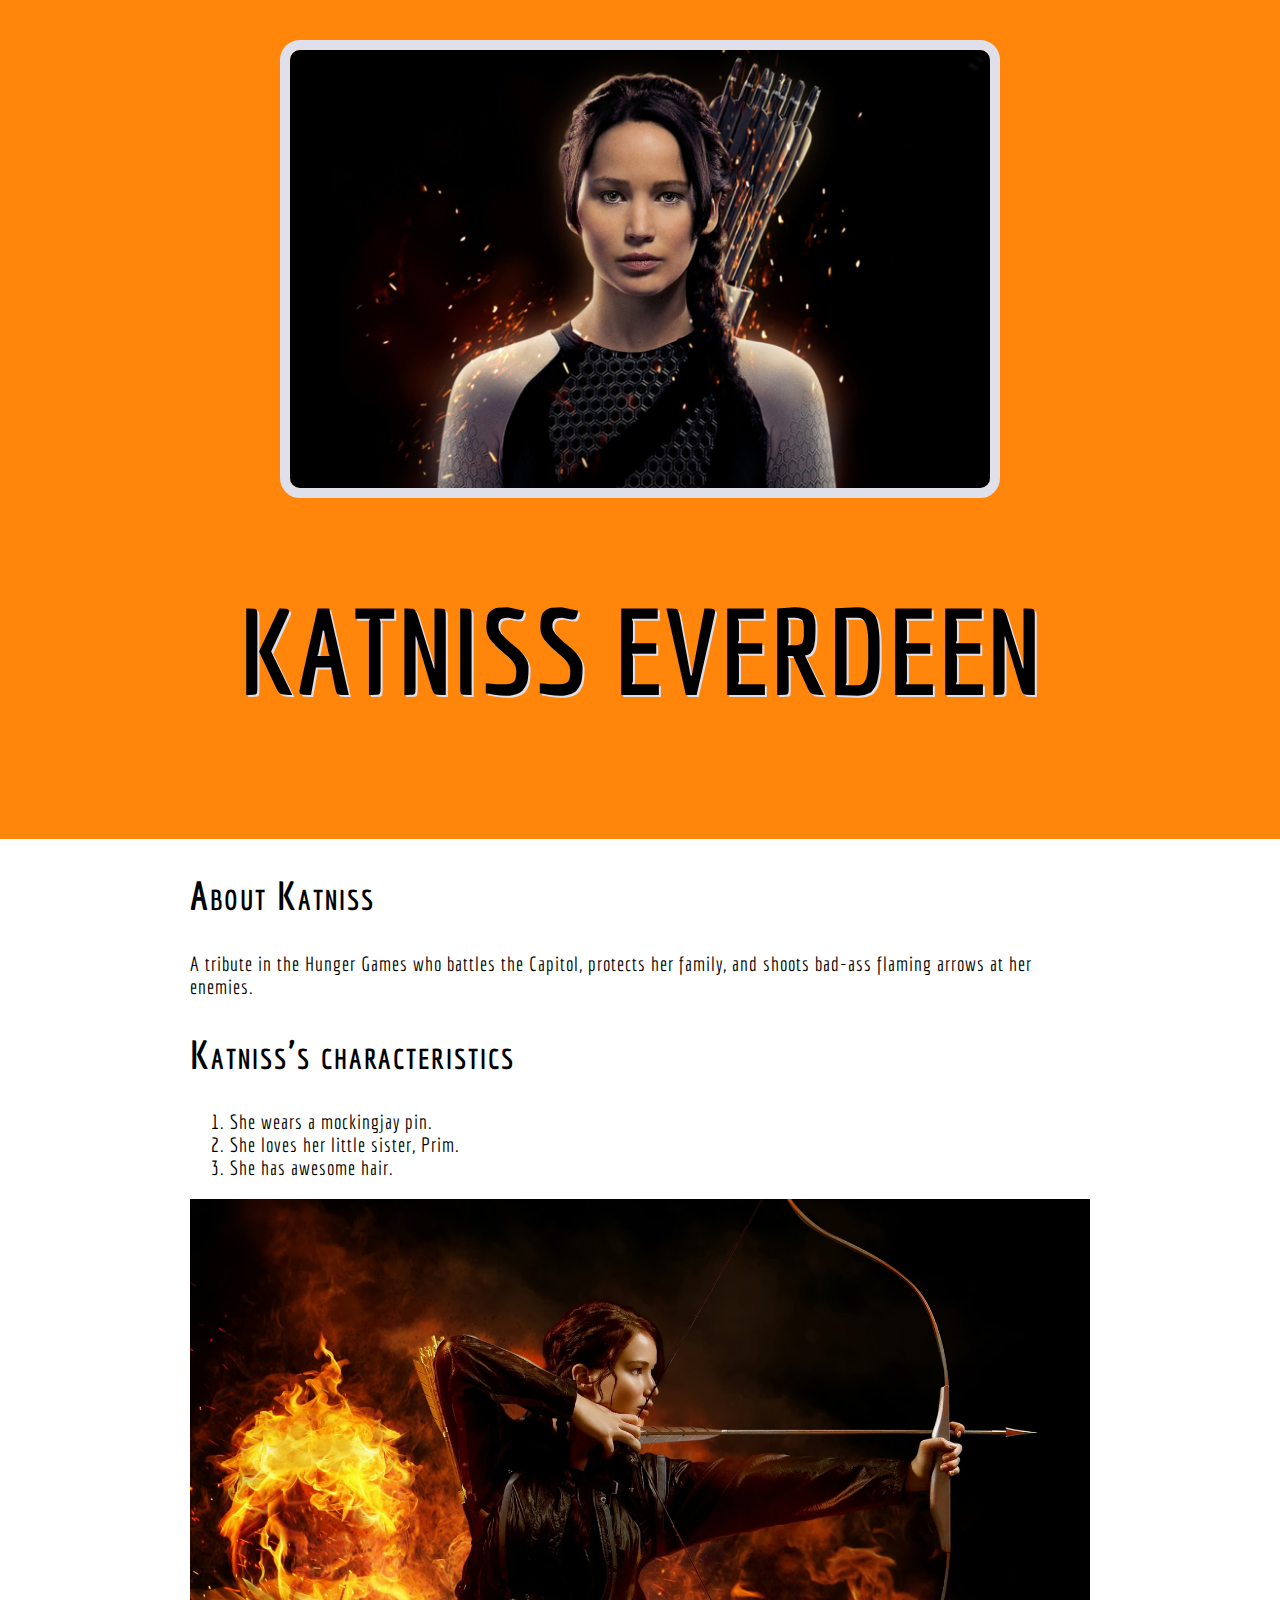
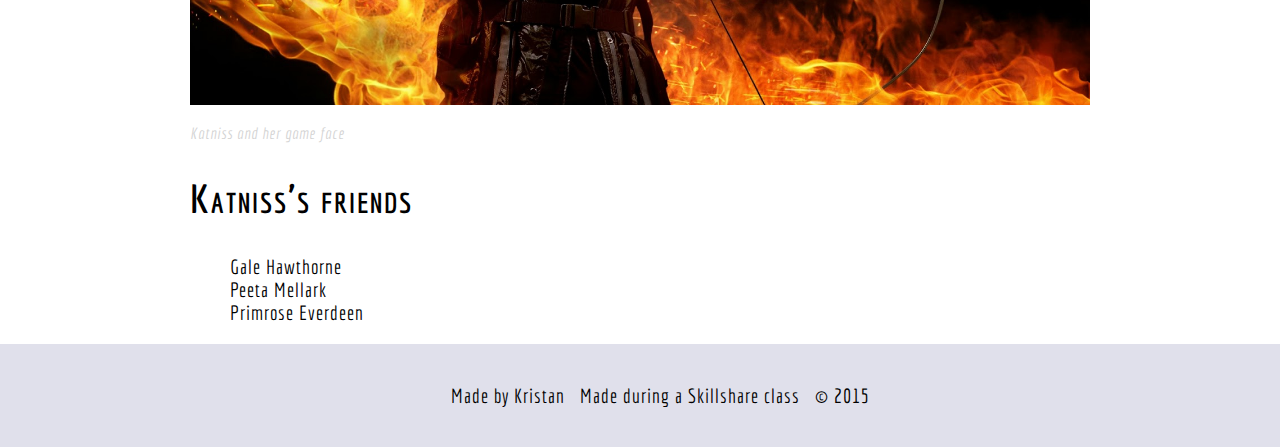
<file: index.html>
<!DOCTYPE html>
<html>
<head>
	<link href="https://fonts.googleapis.com/css?family=Economica:400,700" rel="stylesheet" type="text/css">
	<title>Katniss Everdeen</title>
	<link rel="stylesheet" type="text/css" href="css/hero.css">
</head>
<body>
	<div class="wrapper">
		<header>
			<img src="img/profile.jpg">
			<h1>KATNISS EVERDEEN</h1>
		</header>
		<div class="content">
			<h2>About Katniss</h2>
			<p>A tribute in the Hunger Games who battles the Capitol, protects her family, and shoots bad-ass flaming arrows at her enemies. </p>
			<h2>Katniss's characteristics</h2>
			<ol>
				<li>She wears a mockingjay pin.</li>
				<li>She loves her little sister, Prim.</li>
				<li>She has awesome hair.</li>
			</ol>
			<img class="big-image" src="img/big-image.jpg">
			<p class="caption">Katniss and her game face</p>
			<h2>Katniss's friends</h2>
			<ul>
				<li><a href="http://thehungergames.wikia.com/wiki/Gale_Hawthorne" target="_blank" title="Visit Gale's page">Gale Hawthorne</a></li>
				<li><a href="http://thehungergames.wikia.com/wiki/Peeta_Mellark" target="_blank" title="Visit Peeta's page">Peeta Mellark</a></li>
				<li><a href="http://thehungergames.wikia.com/wiki/Primrose_Everdeen" target="_blank" title="Visit Prim's page">Primrose Everdeen</a></li>
			</ul>
		</div>
		<footer>
			<ul>
				<li>Made by <a href="http://kristanmullane.com" tarket="_blank" title="Visit Kristan's website">Kristan</a></li>
				<li>Made during a <a href="http://skillshare.com" target="_blank" title="Visit Skillshare's website">Skillshare</a> class</li>
				<li>&copy; 2015</li>
			</ul>
		</footer>
	</div>
</body>
</html>
</file>
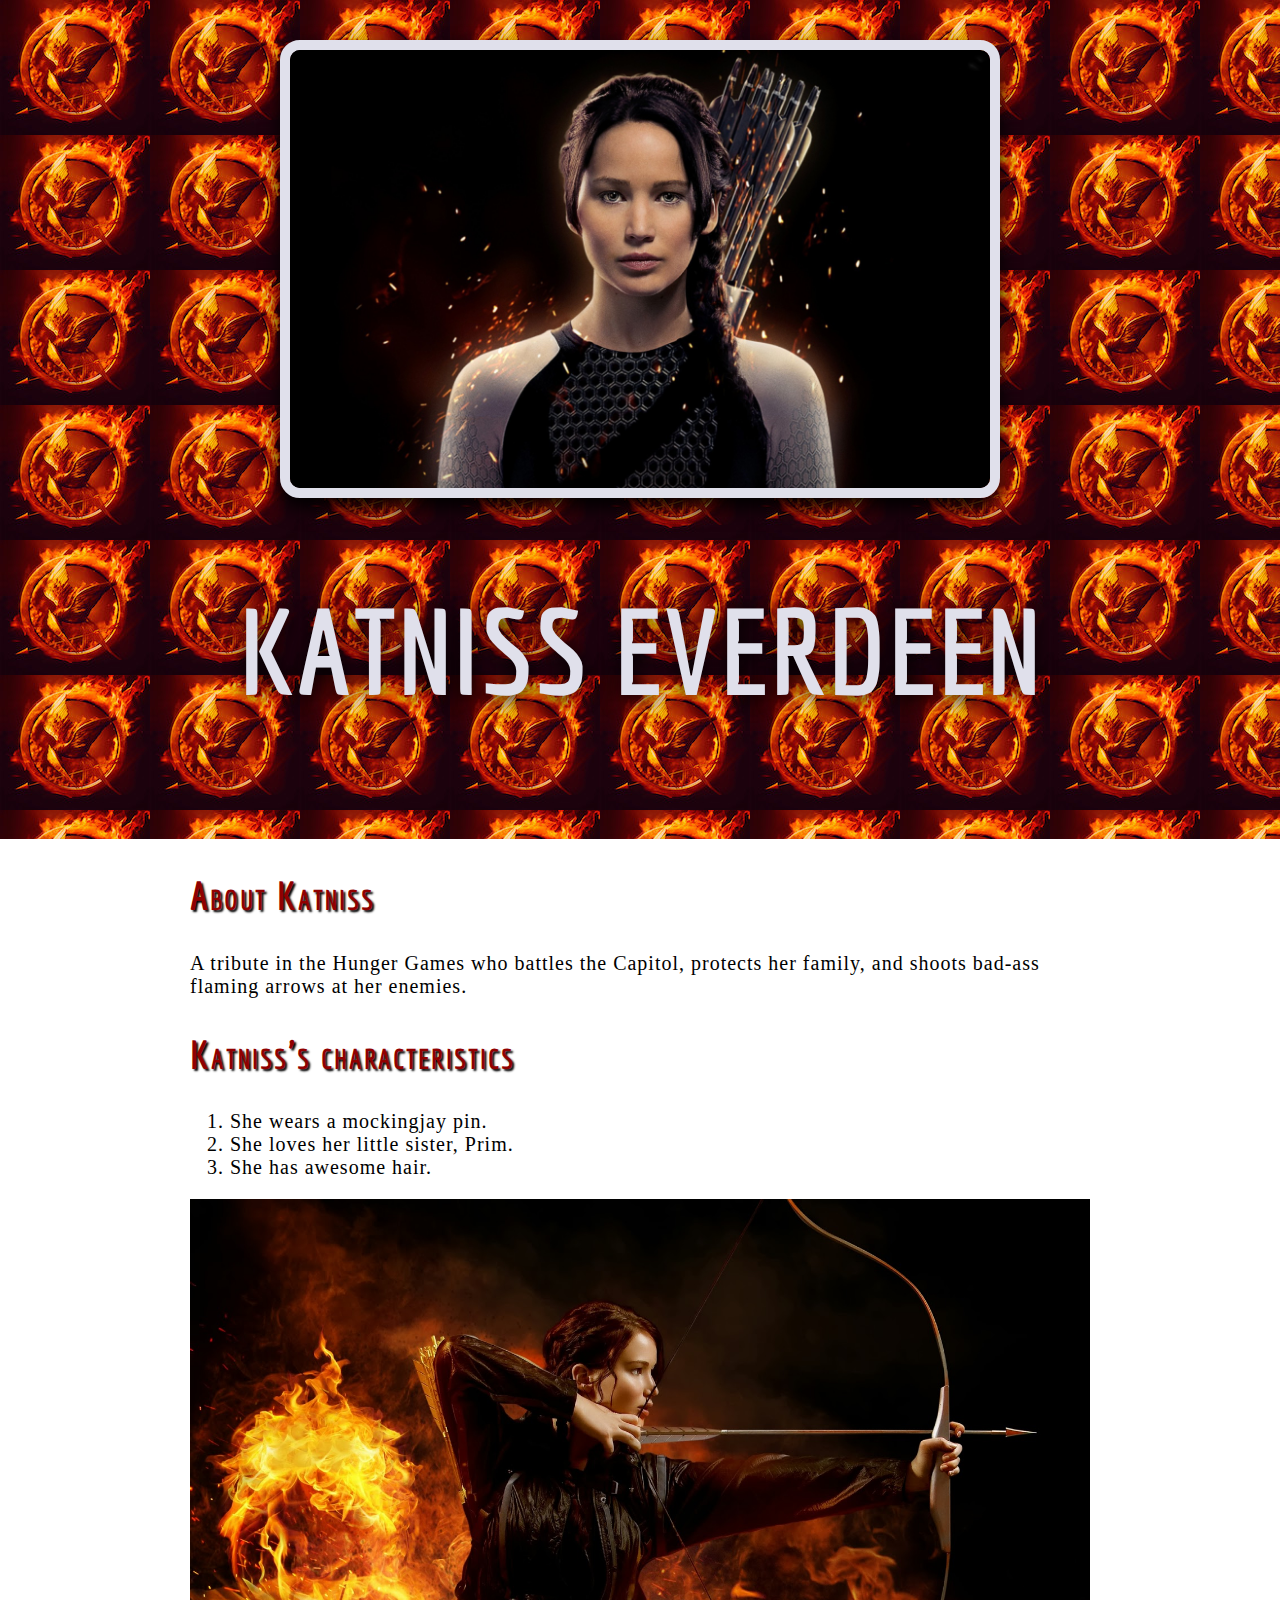
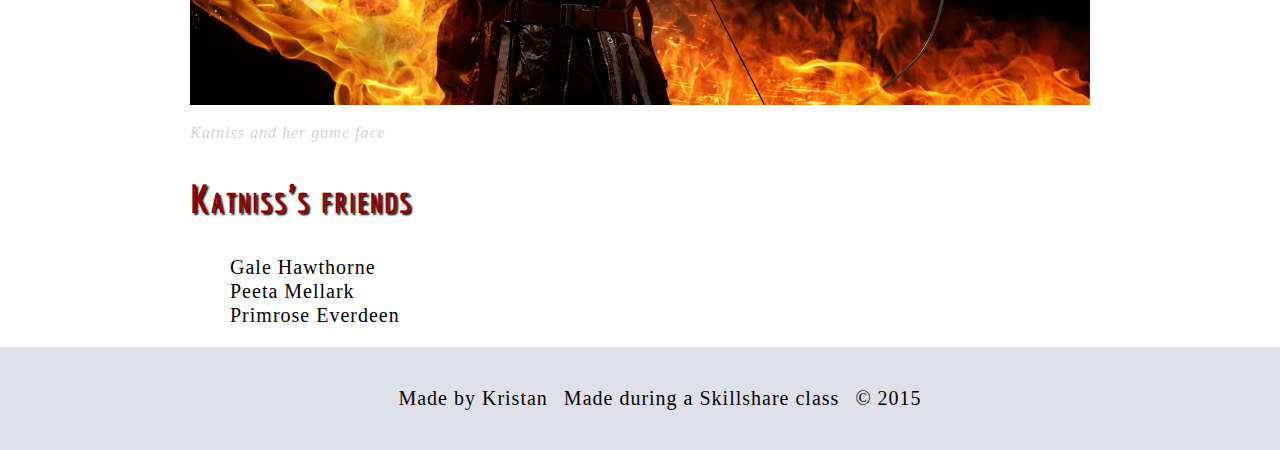
<file: hero-alt-1.html>
<!DOCTYPE html>
<html>
<head>
	<link href="https://fonts.googleapis.com/css?family=Economica:400,700" rel="stylesheet" type="text/css">
	<title>Katniss Everdeen</title>
	<link rel="stylesheet" type="text/css" href="css/hero-alt-1.css">
</head>
<body>
	<div class="wrapper">
		<header>
			<img src="img/profile.jpg">
			<h1>KATNISS EVERDEEN</h1>
		</header>
		<div class="content">
			<h2>About Katniss</h2>
			<p>A tribute in the Hunger Games who battles the Capitol, protects her family, and shoots bad-ass flaming arrows at her enemies. </p>
			<h2>Katniss's characteristics</h2>
			<ol>
				<li>She wears a mockingjay pin.</li>
				<li>She loves her little sister, Prim.</li>
				<li>She has awesome hair.</li>
			</ol>
			<img class="big-image" src="img/big-image.jpg">
			<p class="caption">Katniss and her game face</p>
			<h2>Katniss's friends</h2>
			<ul>
				<li><a href="http://thehungergames.wikia.com/wiki/Gale_Hawthorne" target="_blank" title="Visit Gale's page">Gale Hawthorne</a></li>
				<li><a href="http://thehungergames.wikia.com/wiki/Peeta_Mellark" target="_blank" title="Visit Peeta's page">Peeta Mellark</a></li>
				<li><a href="http://thehungergames.wikia.com/wiki/Primrose_Everdeen" target="_blank" title="Visit Prim's page">Primrose Everdeen</a></li>
			</ul>
		</div>
		<footer>
			<ul>
				<li>Made by <a href="http://kristanmullane.com" tarket="_blank" title="Visit Kristan's website">Kristan</a></li>
				<li>Made during a <a href="http://skillshare.com" target="_blank" title="Visit Skillshare's website">Skillshare</a> class</li>
				<li>&copy; 2015</li>
			</ul>
		</footer>
	</div>
</body>
</html>
</file>
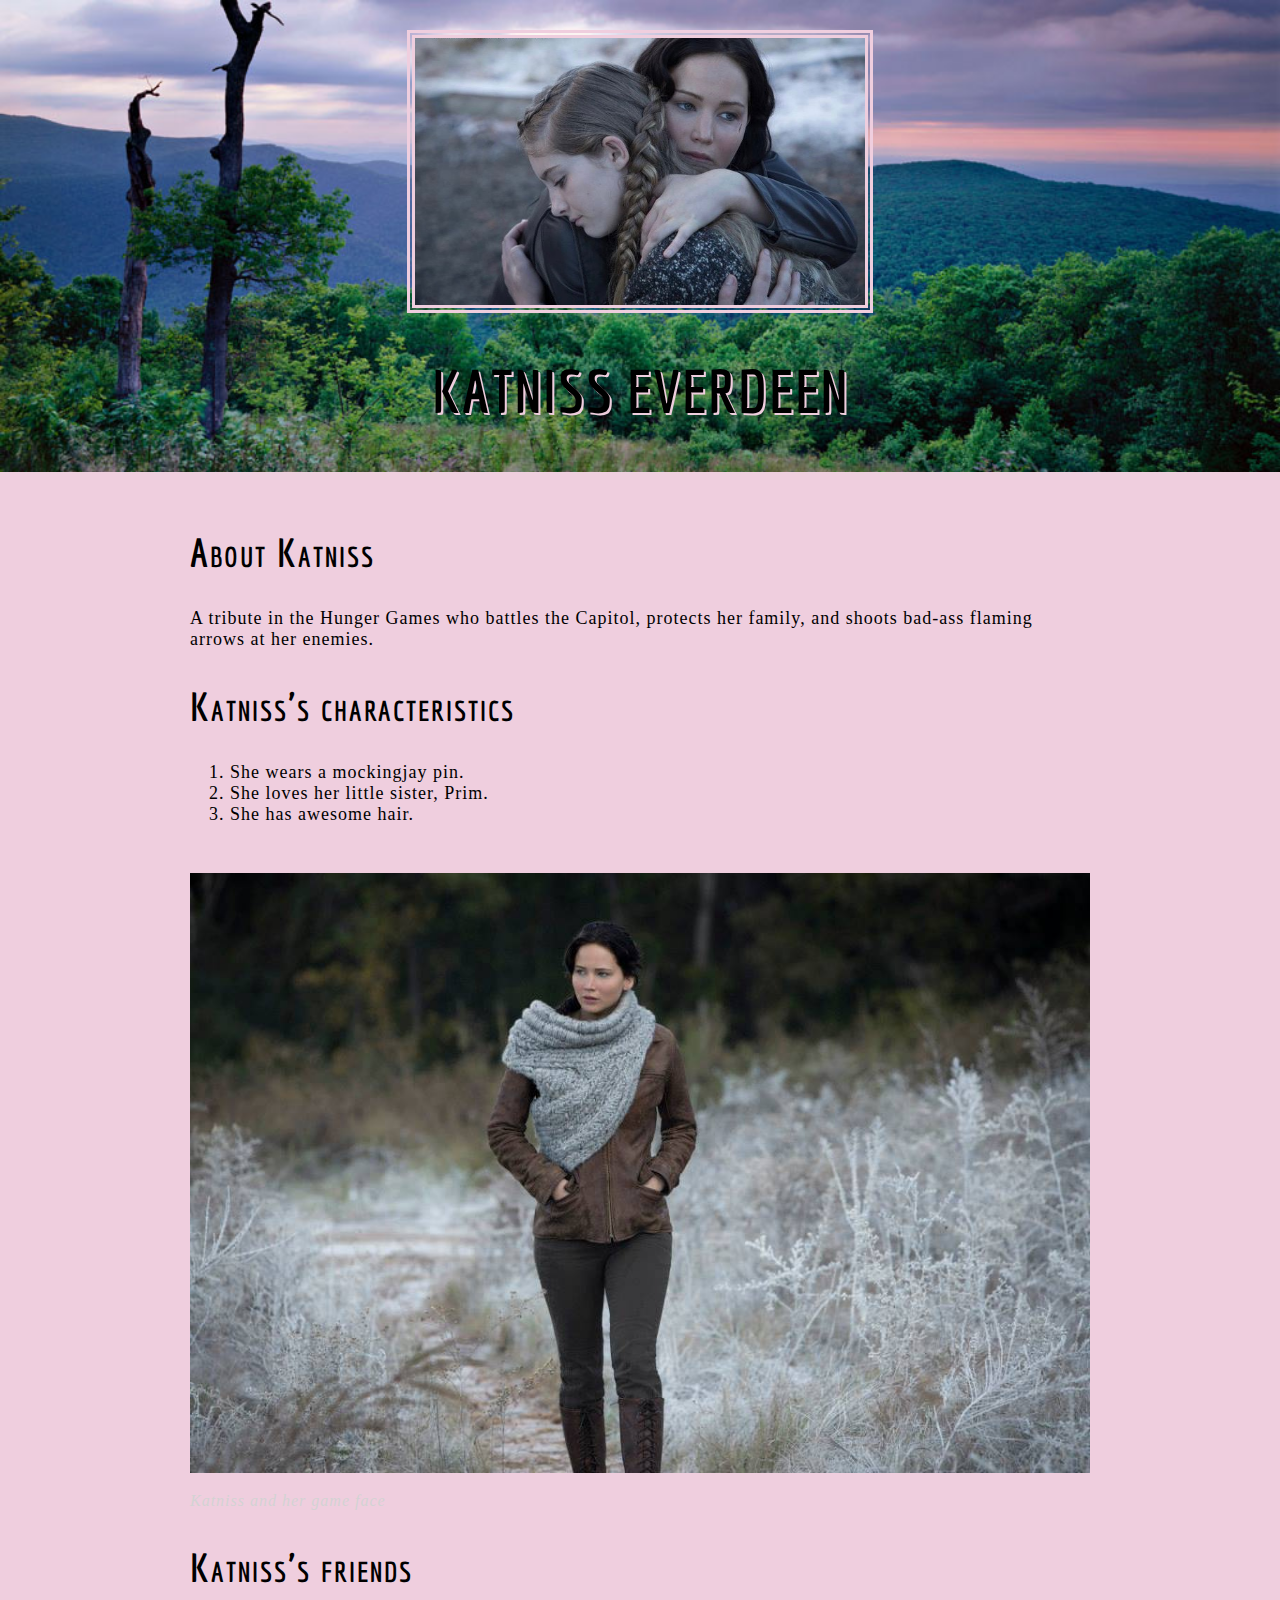
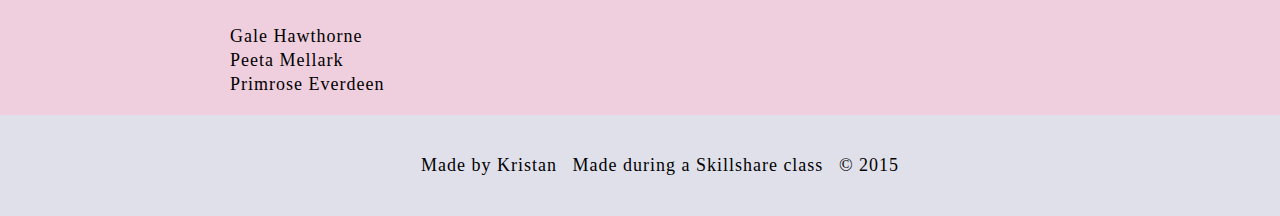
<file: hero-alt-2.html>
<!DOCTYPE html>
<html>
<head>
	<link href="https://fonts.googleapis.com/css?family=Economica:400,700" rel="stylesheet" type="text/css">
	<title>Katniss Everdeen</title>
	<link rel="stylesheet" type="text/css" href="css/hero-alt-2.css">
</head>
<body>
	<div class="wrapper">
		<header>
			<img src="img/profile-alt-2.jpg">
			<h1>KATNISS EVERDEEN</h1>
		</header>
		<div class="content">
			<h2>About Katniss</h2>
			<p>A tribute in the Hunger Games who battles the Capitol, protects her family, and shoots bad-ass flaming arrows at her enemies. </p>
			<h2>Katniss's characteristics</h2>
			<ol>
				<li>She wears a mockingjay pin.</li>
				<li>She loves her little sister, Prim.</li>
				<li>She has awesome hair.</li>
			</ol>
			<img class="big-image" src="img/big-image-alt-2.jpg">
			<p class="caption">Katniss and her game face</p>
			<h2>Katniss's friends</h2>
			<ul>
				<li><a href="http://thehungergames.wikia.com/wiki/Gale_Hawthorne" target="_blank" title="Visit Gale's page">Gale Hawthorne</a></li>
				<li><a href="http://thehungergames.wikia.com/wiki/Peeta_Mellark" target="_blank" title="Visit Peeta's page">Peeta Mellark</a></li>
				<li><a href="http://thehungergames.wikia.com/wiki/Primrose_Everdeen" target="_blank" title="Visit Prim's page">Primrose Everdeen</a></li>
			</ul>
		</div>
		<footer>
			<ul>
				<li>Made by <a href="http://kristanmullane.com" tarket="_blank" title="Visit Kristan's website">Kristan</a></li>
				<li>Made during a <a href="http://skillshare.com" target="_blank" title="Visit Skillshare's website">Skillshare</a> class</li>
				<li>&copy; 2015</li>
			</ul>
		</footer>
	</div>
</body>
</html>
</file>
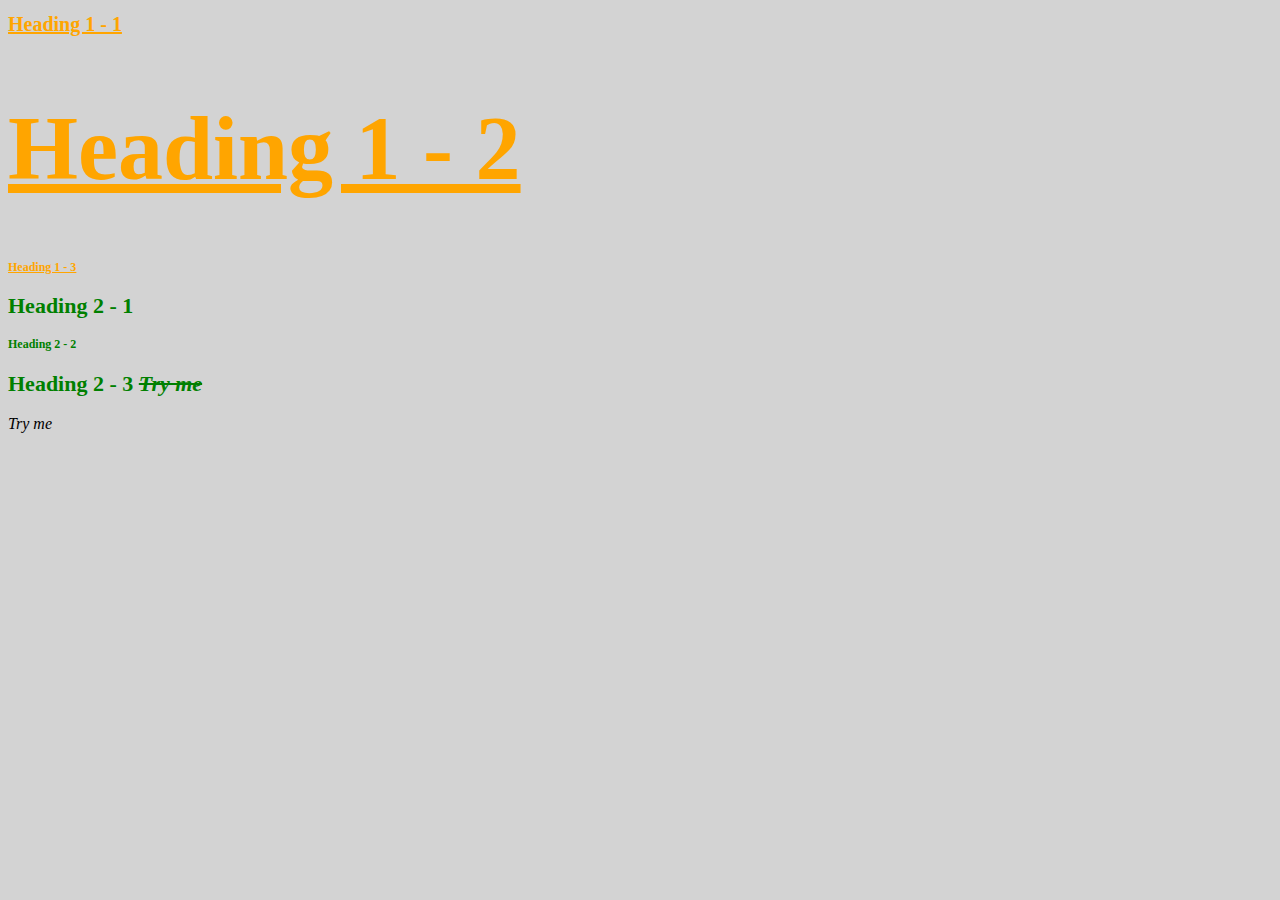
<file: stylish.html>
<!DOCTYPE html>
<html>
<head>
	<title>Stylish</title>
	<link rel="stylesheet" type="text/css" href="css/test.css">
</head>
<body>

<h1 id="first" class="small" style="font-size: 20px;">Heading 1 - 1</h1>
<h1>Heading 1 - 2</h1>
<h1 class="small">Heading 1 - 3</h1>
<h2>Heading 2 - 1</h2>
<h2 class="small">Heading 2 - 2</h2>
<h2>Heading 2 - 3 <span>Try me</span></h2>

<span>Try me</span>

</body>
</html>
</file>
<file: css/hero.css>
html, body{
	font-family: "Economica", sans-serif; 
	margin: 0;
}

header{
	background-color: #FF850B;
	padding: 40px;
	text-align: center;
}

h1{
	font-size: 120px;
	color: black;
	text-shadow: 2px 2px #E0E0EB;
	letter-spacing: 2px;
}

header img{
	border-radius: 20px;
	width: 700px;
	border: 10px solid #E0E0EB;
}

h2{
	font-size: 40px;
	font-variant: small-caps;
	letter-spacing: 2px;
}

p{
	font-size: 20px;
	letter-spacing: 1px;
}

ol{
	font-size: 20px;
	letter-spacing: 1px;
}

.content{
	max-width: 900px;
	margin: 0 auto;
	padding: 0 20px;
}

img.big-image{
	max-width: 100%;
}

p.caption{
	font-size: 16px;
	color: lightgrey;
	font-style: italic;
}

ul{
	list-style: none;
	padding: 10;
	margin: 0;
	font-size: 20px;
	letter-spacing: 1px;
}

a{
	color: black;
	text-decoration: none;
}

footer{
	margin-top: 20px;
	padding: 40px 20px;
	background-color: #E0E0EB;
}

footer ul{
	text-align: center;
}

footer ul li{
	display: inline-block;
	margin: 0 5px;
}
</file>
<file: css/hero-alt-1.css>
html, body{
	font-family: "Economica", sans-serif; 
	margin: 0;
}

header{
	background-color: #FF850B;
	background-image: url('../img/repeat-image.jpg');
	background-repeat: repeat;
	padding: 40px;
	text-align: center;
}

h1{
	font-size: 120px;
	color: #E0E0EB;
	text-shadow: 0 4px 20px black;
	letter-spacing: 2px;
}

header img{
	border-radius: 20px;
	width: 700px;
	border: 10px solid #E0E0EB;
	box-shadow: 0 10px 20px black;
}

h2{
	font-size: 40px;
	font-variant: small-caps;
	color: #900000;
	text-shadow: 2px 2px 2px black;
	letter-spacing: 2px;
}

p{
	font-size: 20px;
	font-family: "Garamond", serif;
	letter-spacing: 1px;
}

ol{
	font-size: 20px;
	font-family: "Garamond", serif;
	letter-spacing: 1px;
}

.content{
	max-width: 900px;
	margin: 0 auto;
	padding: 0 20px;
}

img.big-image{
	max-width: 100%;
}

p.caption{
	font-size: 16px;
	color: lightgrey;
	font-style: italic;
}

ul{
	list-style: none;
	padding: 10;
	margin: 0;
	font-size: 20px;
	letter-spacing: 1px;
}

a{
	color: black;
	font-family: "Garamond", serif;
	text-decoration: none;
}

footer{
	margin-top: 20px;
	padding: 40px 20px;
	background-color: #E0E0EB;
}

footer ul{
	text-align: center;
	font-family: "Garamond", serif;
}

footer ul li{
	display: inline-block;
	margin: 0 5px;
}
</file>
<file: css/hero-alt-2.css>
html, body{
	font-family: "Economica", sans-serif; 
	margin: 0;
	background-color: #EFCEDE;
}

header{
	background-color: solid #EFCEDE;
	background-image: url('../img/profile-background-alt-2.jpg');
	background-repeat: no-repeat;
	background-size: 100%;
	padding: 30px;
	text-align: center;
}

h1{
	font-size: 60px;
	color: black;
	text-shadow: 2px 2px #EFCEDE;
	letter-spacing: 2px;
}

header img{
	width: 450px;
	border: 8px double #EFCEDE;
}

h2{
	font-size: 40px;
	font-variant: small-caps;
	letter-spacing: 2px;
}

p{
	font-size: 18px;
	font-family: "Garamond Pro", serif;
	letter-spacing: 1px;
}

ol{
	font-size: 18px;
	font-family: "Garamond Pro", serif;
	letter-spacing: 1px;
}

.content{
	max-width: 900px;
	margin: 0 auto;
	padding: 0 20px;
}

img.big-image{
	max-width: 100%;
	padding-top: 30px;
}

p.caption{
	font-size: 16px;
	color: lightgrey;
	font-style: italic;
}

ul{
	list-style: none;
	padding: 10;
	margin: 0;
	font-size: 20px;
	letter-spacing: 1px;
}

a{
	color: black;
	font-size: 18px;
	font-family: "Garamond Pro", serif;
	text-decoration: none;
}
a:hover{
	background-color: #E0E0EB;
}

footer{
	margin-top: 20px;
	padding: 40px 20px;
	background-color: #E0E0EB;
}

footer ul{
	text-align: center;
	font-size: 18px;
	font-family: "Garamond Pro", serif;
}

footer ul li{
	display: inline-block;
	margin: 0 5px;
}
</file>
<file: css/test.css>
body{
	background-color: lightgrey;
}
h1{
	color: orange;
	font-size: 90px;
	text-decoration: underline;
}

#first{
	font-size: 150px;
}

.small{
	font-size: 12px;
}

h2{
	font-size: 22px;
	color: green;
}

span{
	font-style: italic;
}

h2 span{
	text-decoration: line-through;
}
</file>
